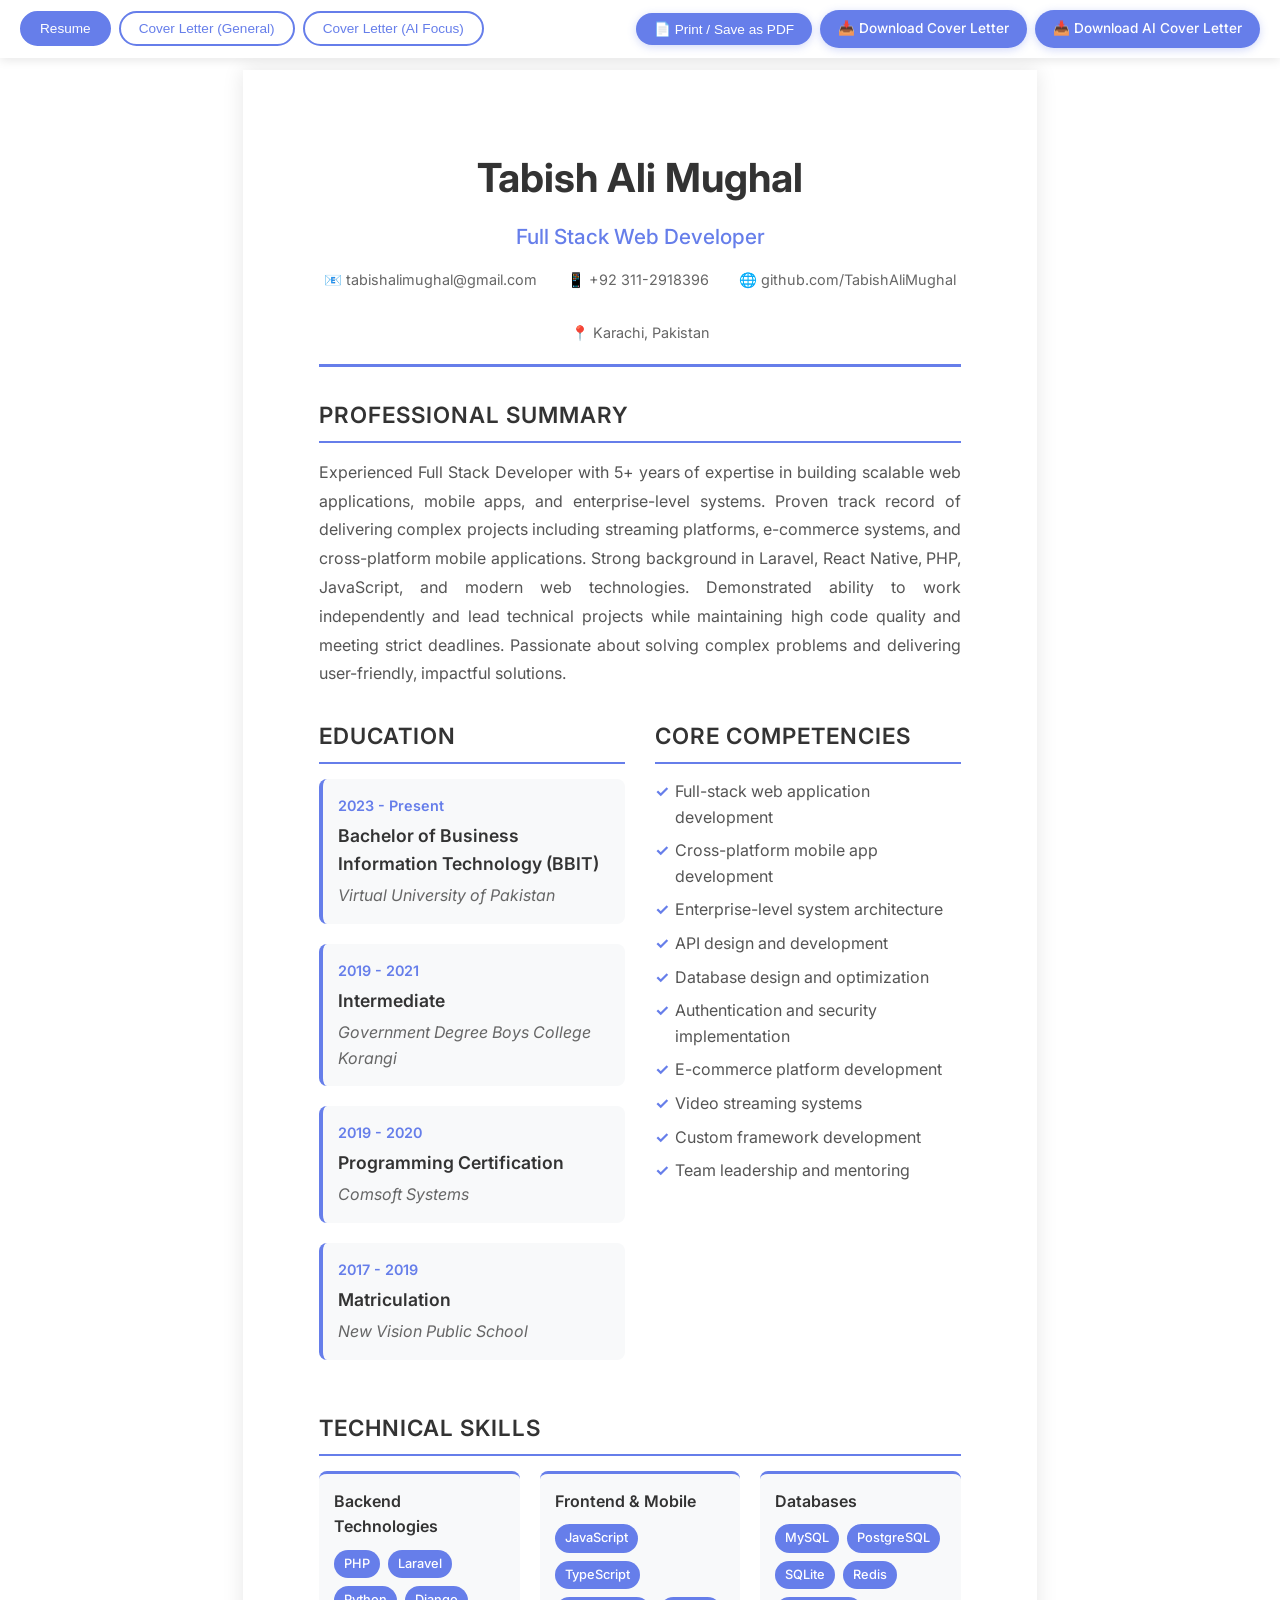
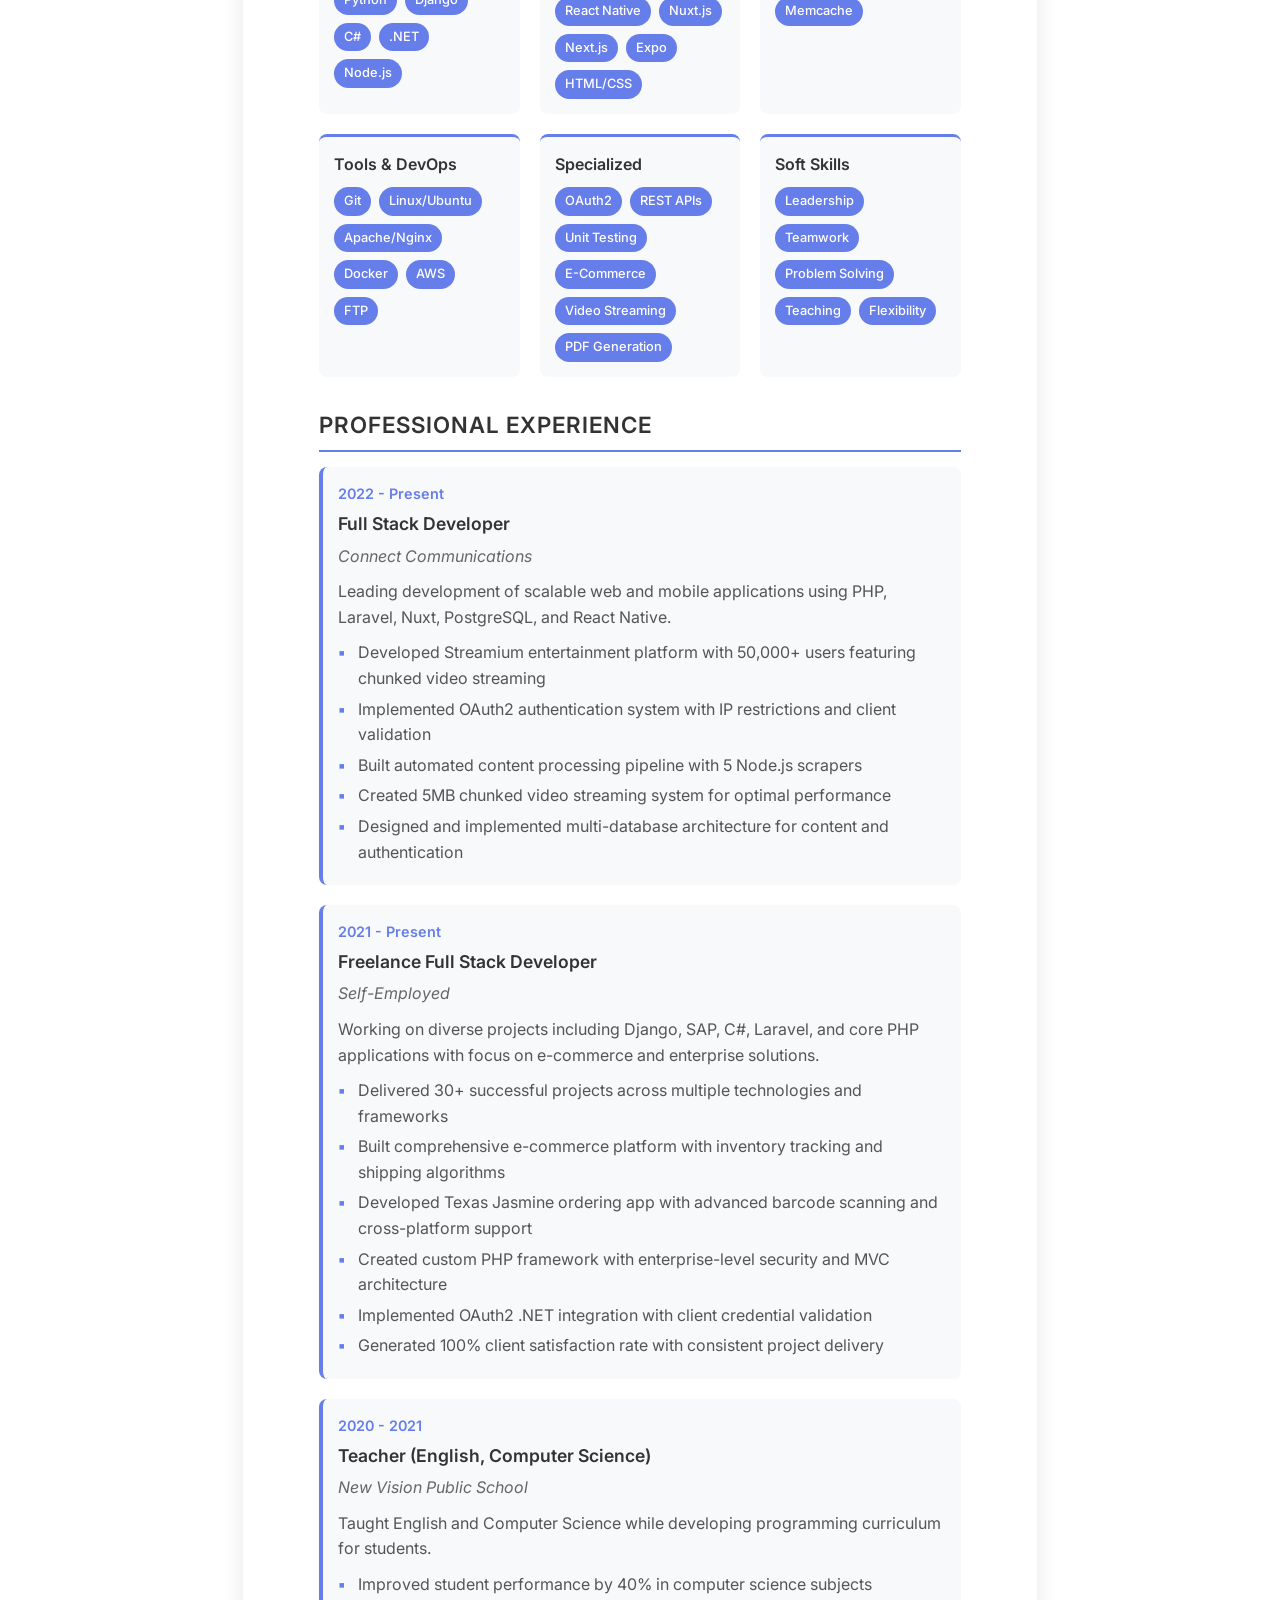
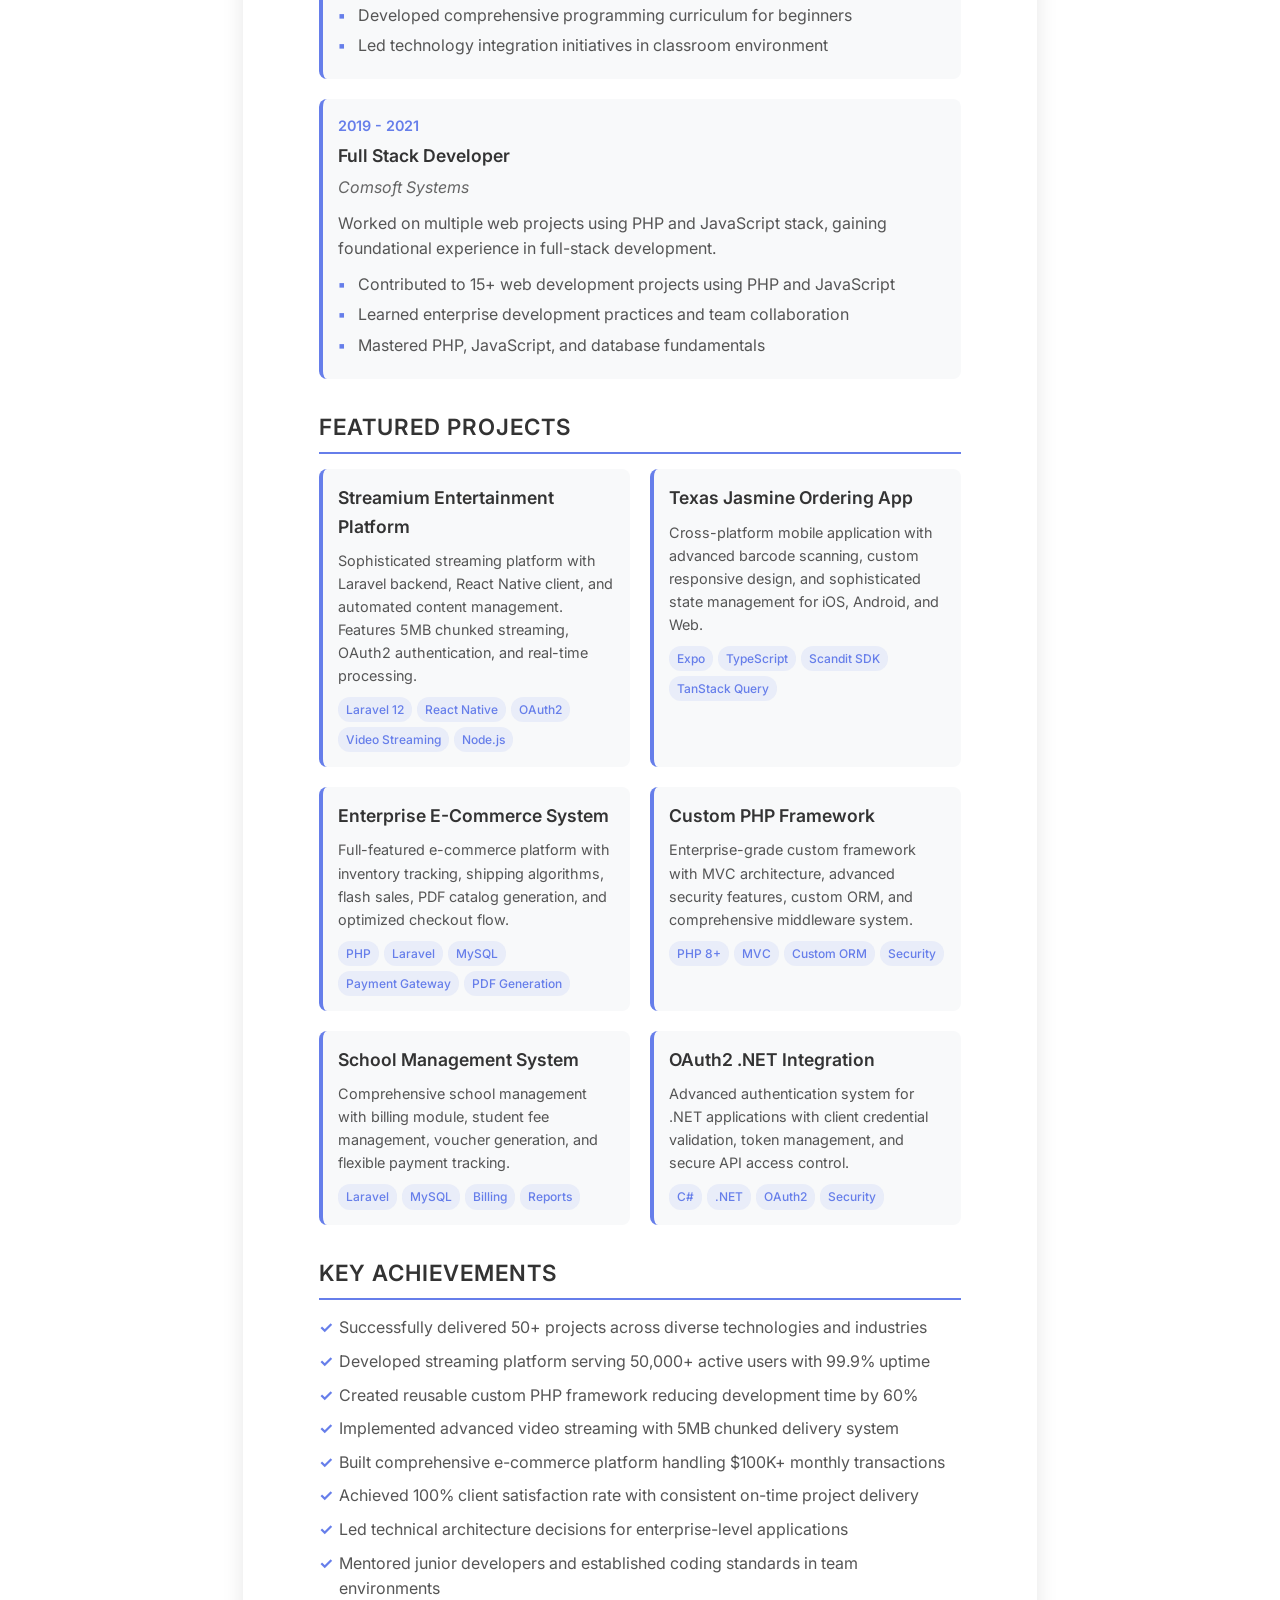
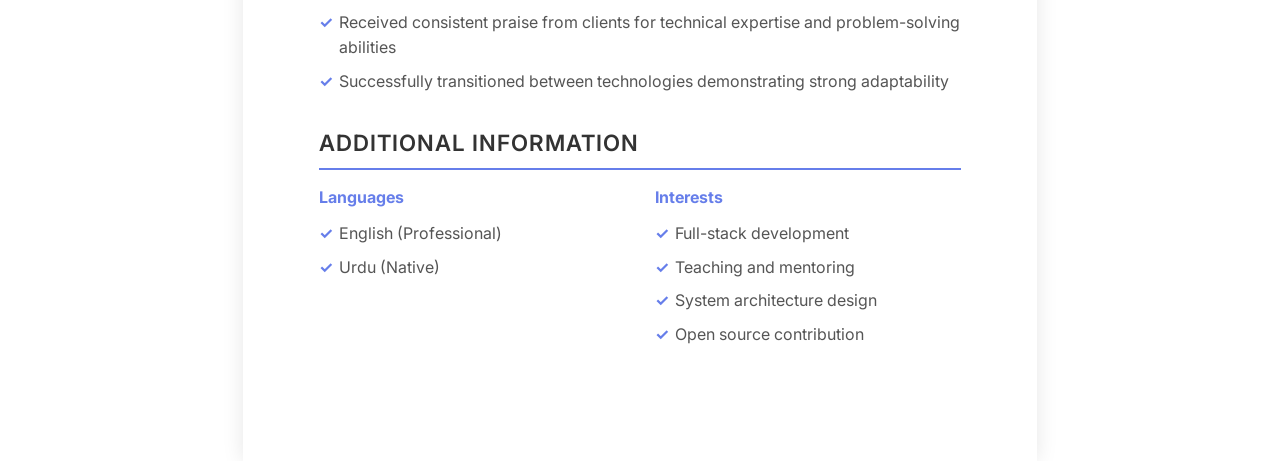
<file: resume.html>
<!DOCTYPE html>
<html lang="en">
<head>
    <meta charset="UTF-8">
    <meta name="viewport" content="width=device-width, initial-scale=1.0">
    <title>Tabish Ali Mughal - Resume</title>
    <link href="https://fonts.googleapis.com/css2?family=Inter:wght@300;400;500;600;700&display=swap" rel="stylesheet">
    <style>
        * {
            margin: 0;
            padding: 0;
            box-sizing: border-box;
        }

        body {
            font-family: 'Inter', sans-serif;
            line-height: 1.6;
            color: #333;
            background: #fff;
        }

        .resume-container {
            max-width: 210mm;
            margin: 0 auto;
            padding: 20mm;
            background: white;
            box-shadow: 0 0 20px rgba(0, 0, 0, 0.1);
        }

        .resume-header {
            text-align: center;
            margin-bottom: 30px;
            padding-bottom: 20px;
            border-bottom: 3px solid #667eea;
        }

        .resume-name {
            font-size: 2.5rem;
            font-weight: 700;
            color: #333;
            margin-bottom: 10px;
        }

        .resume-title {
            font-size: 1.3rem;
            color: #667eea;
            font-weight: 500;
            margin-bottom: 15px;
        }

        .resume-contact {
            display: flex;
            justify-content: center;
            gap: 30px;
            flex-wrap: wrap;
            font-size: 0.9rem;
            color: #666;
        }

        .contact-item {
            display: flex;
            align-items: center;
            gap: 5px;
        }

        .section {
            margin-bottom: 30px;
        }

        .section-title {
            font-size: 1.4rem;
            font-weight: 600;
            color: #333;
            margin-bottom: 15px;
            padding-bottom: 8px;
            border-bottom: 2px solid #667eea;
            text-transform: uppercase;
            letter-spacing: 1px;
        }

        .profile-summary {
            font-size: 1rem;
            color: #555;
            line-height: 1.8;
            text-align: justify;
        }

        .two-column {
            display: grid;
            grid-template-columns: 1fr 1fr;
            gap: 30px;
        }

        .education-item,
        .experience-item {
            margin-bottom: 20px;
            padding: 15px;
            background: #f8f9fa;
            border-radius: 8px;
            border-left: 4px solid #667eea;
        }

        .education-period,
        .experience-period {
            font-weight: 600;
            color: #667eea;
            font-size: 0.9rem;
        }

        .education-degree,
        .experience-title {
            font-weight: 600;
            color: #333;
            font-size: 1.1rem;
            margin: 5px 0;
        }

        .education-institution,
        .experience-company {
            color: #666;
            font-style: italic;
        }

        .experience-description {
            margin-top: 10px;
            color: #555;
        }

        .experience-achievements {
            margin-top: 10px;
            padding-left: 0;
            list-style: none;
        }

        .experience-achievements li {
            position: relative;
            padding-left: 20px;
            margin-bottom: 5px;
            color: #555;
        }

        .experience-achievements li::before {
            content: '▪';
            position: absolute;
            left: 0;
            color: #667eea;
            font-weight: bold;
        }

        .skills-grid {
            display: grid;
            grid-template-columns: repeat(auto-fit, minmax(200px, 1fr));
            gap: 20px;
        }

        .skill-category {
            background: #f8f9fa;
            padding: 15px;
            border-radius: 8px;
            border-top: 3px solid #667eea;
        }

        .skill-category h4 {
            font-weight: 600;
            color: #333;
            margin-bottom: 10px;
            font-size: 1rem;
        }

        .skill-list {
            display: flex;
            flex-wrap: wrap;
            gap: 8px;
        }

        .skill-tag {
            background: #667eea;
            color: white;
            padding: 4px 10px;
            border-radius: 15px;
            font-size: 0.8rem;
            font-weight: 500;
        }

        .projects-grid {
            display: grid;
            grid-template-columns: 1fr 1fr;
            gap: 20px;
        }

        .project-item {
            background: #f8f9fa;
            padding: 15px;
            border-radius: 8px;
            border-left: 4px solid #667eea;
        }

        .project-title {
            font-weight: 600;
            color: #333;
            margin-bottom: 8px;
            font-size: 1.1rem;
        }

        .project-description {
            color: #555;
            margin-bottom: 10px;
            font-size: 0.9rem;
        }

        .project-tech {
            display: flex;
            flex-wrap: wrap;
            gap: 5px;
        }

        .tech-tag {
            background: rgba(102, 126, 234, 0.1);
            color: #667eea;
            padding: 3px 8px;
            border-radius: 12px;
            font-size: 0.75rem;
            font-weight: 500;
        }

        .achievements-list {
            list-style: none;
            padding: 0;
        }

        .achievements-list li {
            position: relative;
            padding-left: 20px;
            margin-bottom: 8px;
            color: #555;
        }

        .achievements-list li::before {
            content: '✓';
            position: absolute;
            left: 0;
            color: #667eea;
            font-weight: bold;
        }

        .download-btn {
            position: fixed;
            top: 20px;
            right: 20px;
            background: #667eea;
            color: white;
            padding: 10px 20px;
            border: none;
            border-radius: 25px;
            cursor: pointer;
            font-weight: 500;
            box-shadow: 0 4px 12px rgba(102, 126, 234, 0.3);
            transition: all 0.3s ease;
        }

        .download-btn:hover {
            background: #5a6fd8;
            transform: translateY(-2px);
        }

        /* Tab Navigation */
        .top-action-bar {
            position: fixed;
            top: 0;
            left: 0;
            right: 0;
            background: #fff;
            z-index: 100;
            display: flex;
            justify-content: space-between;
            align-items: center;
            padding: 10px 20px;
            box-shadow: 0 2px 10px rgba(0, 0, 0, 0.1);
            flex-wrap: wrap;
            gap: 10px;
        }

        .tab-buttons {
            display: flex;
            gap: 8px;
        }

        .tab-btn {
            padding: 8px 18px;
            border: 2px solid #667eea;
            background: transparent;
            color: #667eea;
            border-radius: 20px;
            cursor: pointer;
            font-weight: 500;
            font-size: 0.85rem;
            transition: all 0.3s ease;
        }

        .tab-btn.active,
        .tab-btn:hover {
            background: #667eea;
            color: white;
        }

        .action-buttons {
            display: flex;
            gap: 8px;
            align-items: center;
        }

        .download-link {
            text-decoration: none;
            display: inline-block;
            font-size: 0.85rem;
        }

        .tab-content {
            display: none;
            padding-top: 70px;
        }

        .tab-content.active {
            display: block;
        }

        .download-btn {
            position: static;
            background: #667eea;
            color: white;
            padding: 8px 18px;
            border: none;
            border-radius: 20px;
            cursor: pointer;
            font-weight: 500;
            font-size: 0.85rem;
            box-shadow: 0 2px 8px rgba(102, 126, 234, 0.3);
            transition: all 0.3s ease;
        }

        .download-btn:hover {
            background: #5a6fd8;
            transform: translateY(-1px);
        }

        @media print {
            .top-action-bar {
                display: none;
            }
            .tab-content {
                padding-top: 0;
            }
            .tab-content.active {
                display: block;
            }
            @page {
                size: A4;
                margin: 15mm;
            }

            body {
                font-size: 12px;
            }
            .resume-container {
                box-shadow: none;
                margin: 0;
                padding: 15mm;
            }
            .download-btn {
                display: none;
            }

            .experience-item,
            .education-item,
            .project-card {
                margin-bottom: 15px;
            }

            .projects-grid {
                grid-template-columns: 1fr;
            }

            /* Allow natural page flow for sections */
            .section {
                margin-bottom: 20px;
            }

            .education-item,
            .skill-category,
            .experience-item,
            .project-item{
                page-break-inside: avoid;
                break-inside: avoid;
            }
        }

        @media (max-width: 768px) {
            .resume-container {
                padding: 15px;
                margin: 10px;
            }
            .two-column {
                grid-template-columns: 1fr;
            }
            .projects-grid {
                grid-template-columns: 1fr;
            }
            .resume-contact {
                flex-direction: column;
                gap: 10px;
            }
            .skills-grid {
                grid-template-columns: 1fr !important;
            }
            .top-action-bar {
                flex-direction: column;
                align-items: flex-start;
                padding: 8px 12px;
            }
            .tab-buttons {
                flex-wrap: wrap;
                gap: 5px;
            }
            .tab-btn {
                font-size: 0.75rem;
                padding: 6px 12px;
            }
            .action-buttons {
                flex-wrap: wrap;
                gap: 5px;
            }
            .download-btn {
                font-size: 0.75rem;
                padding: 6px 12px;
            }
            .tab-content {
                padding-top: 140px;
            }
        }
    </style>
</head>
<body>
    <!-- Top Action Bar -->
    <div class="top-action-bar">
        <div class="tab-buttons">
            <button class="tab-btn active" onclick="switchTab('resume')">Resume</button>
            <button class="tab-btn" onclick="switchTab('cover-letter-1')">Cover Letter (General)</button>
            <button class="tab-btn" onclick="switchTab('cover-letter-2')">Cover Letter (AI Focus)</button>
        </div>
        <div class="action-buttons">
            <button class="download-btn" onclick="window.print()">📄 Print / Save as PDF</button>
            <a href="Cover Letter.pdf" download class="download-btn download-link">📥 Download Cover Letter</a>
            <a href="Cover Letter (AI).pdf" download class="download-btn download-link">📥 Download AI Cover Letter</a>
        </div>
    </div>

    <!-- RESUME TAB -->
    <div id="tab-resume" class="tab-content active">
    <div class="resume-container">
        <!-- Header -->
        <div class="resume-header">
            <h1 class="resume-name">Tabish Ali Mughal</h1>
            <h2 class="resume-title">Full Stack Web Developer</h2>
            <div class="resume-contact">
                <div class="contact-item">📧 tabishalimughal@gmail.com</div>
                <div class="contact-item">📱 +92 311-2918396</div>
                <div class="contact-item">🌐 github.com/TabishAliMughal</div>
                <div class="contact-item">📍 Karachi, Pakistan</div>
            </div>
        </div>

        <!-- Professional Summary -->
        <div class="section">
            <h3 class="section-title">Professional Summary</h3>
            <p class="profile-summary">
                Experienced Full Stack Developer with 5+ years of expertise in building scalable web applications, mobile apps, and enterprise-level systems.
                Proven track record of delivering complex projects including streaming platforms, e-commerce systems, and cross-platform mobile applications.
                Strong background in Laravel, React Native, PHP, JavaScript, and modern web technologies. Demonstrated ability to work independently and
                lead technical projects while maintaining high code quality and meeting strict deadlines. Passionate about solving complex problems and
                delivering user-friendly, impactful solutions.
            </p>
        </div>

        <!-- Education & Experience -->
        <div class="two-column">
            <div class="section">
                <h3 class="section-title">Education</h3>
                <div class="education-item">
                    <div class="education-period">2023 - Present</div>
                    <div class="education-degree">Bachelor of Business Information Technology (BBIT)</div>
                    <div class="education-institution">Virtual University of Pakistan</div>
                </div>
                <div class="education-item">
                    <div class="education-period">2019 - 2021</div>
                    <div class="education-degree">Intermediate</div>
                    <div class="education-institution">Government Degree Boys College Korangi</div>
                </div>
                <div class="education-item">
                    <div class="education-period">2019 - 2020</div>
                    <div class="education-degree">Programming Certification</div>
                    <div class="education-institution">Comsoft Systems</div>
                </div>
                <div class="education-item">
                    <div class="education-period">2017 - 2019</div>
                    <div class="education-degree">Matriculation</div>
                    <div class="education-institution">New Vision Public School</div>
                </div>
            </div>

            <div class="section">
                <h3 class="section-title">Core Competencies</h3>
                <ul class="achievements-list">
                    <li>Full-stack web application development</li>
                    <li>Cross-platform mobile app development</li>
                    <li>Enterprise-level system architecture</li>
                    <li>API design and development</li>
                    <li>Database design and optimization</li>
                    <li>Authentication and security implementation</li>
                    <li>E-commerce platform development</li>
                    <li>Video streaming systems</li>
                    <li>Custom framework development</li>
                    <li>Team leadership and mentoring</li>
                </ul>
            </div>
        </div>


        <!-- Technical Skills -->
        <div class="section">
            <h3 class="section-title">Technical Skills</h3>
            <div class="skills-grid">
                <div class="skill-category">
                    <h4>Backend Technologies</h4>
                    <div class="skill-list">
                        <span class="skill-tag">PHP</span>
                        <span class="skill-tag">Laravel</span>
                        <span class="skill-tag">Python</span>
                        <span class="skill-tag">Django</span>
                        <span class="skill-tag">C#</span>
                        <span class="skill-tag">.NET</span>
                        <span class="skill-tag">Node.js</span>
                    </div>
                </div>
                <div class="skill-category">
                    <h4>Frontend & Mobile</h4>
                    <div class="skill-list">
                        <span class="skill-tag">JavaScript</span>
                        <span class="skill-tag">TypeScript</span>
                        <span class="skill-tag">React Native</span>
                        <span class="skill-tag">Nuxt.js</span>
                        <span class="skill-tag">Next.js</span>
                        <span class="skill-tag">Expo</span>
                        <span class="skill-tag">HTML/CSS</span>
                    </div>
                </div>
                <div class="skill-category">
                    <h4>Databases</h4>
                    <div class="skill-list">
                        <span class="skill-tag">MySQL</span>
                        <span class="skill-tag">PostgreSQL</span>
                        <span class="skill-tag">SQLite</span>
                        <span class="skill-tag">Redis</span>
                        <span class="skill-tag">Memcache</span>
                    </div>
                </div>
                <div class="skill-category">
                    <h4>Tools & DevOps</h4>
                    <div class="skill-list">
                        <span class="skill-tag">Git</span>
                        <span class="skill-tag">Linux/Ubuntu</span>
                        <span class="skill-tag">Apache/Nginx</span>
                        <span class="skill-tag">Docker</span>
                        <span class="skill-tag">AWS</span>
                        <span class="skill-tag">FTP</span>
                    </div>
                </div>
                <div class="skill-category">
                    <h4>Specialized</h4>
                    <div class="skill-list">
                        <span class="skill-tag">OAuth2</span>
                        <span class="skill-tag">REST APIs</span>
                        <span class="skill-tag">Unit Testing</span>
                        <span class="skill-tag">E-Commerce</span>
                        <span class="skill-tag">Video Streaming</span>
                        <span class="skill-tag">PDF Generation</span>
                    </div>
                </div>
                <div class="skill-category">
                    <h4>Soft Skills</h4>
                    <div class="skill-list">
                        <span class="skill-tag">Leadership</span>
                        <span class="skill-tag">Teamwork</span>
                        <span class="skill-tag">Problem Solving</span>
                        <span class="skill-tag">Teaching</span>
                        <span class="skill-tag">Flexibility</span>
                    </div>
                </div>
            </div>
        </div>

        <!-- Work Experience -->
        <div class="section">
            <h3 class="section-title">Professional Experience</h3>

            <div class="experience-item">
                <div class="experience-period">2022 - Present</div>
                <div class="experience-title">Full Stack Developer</div>
                <div class="experience-company">Connect Communications</div>
                <div class="experience-description">
                    Leading development of scalable web and mobile applications using PHP, Laravel, Nuxt, PostgreSQL, and React Native.
                </div>
                <ul class="experience-achievements">
                    <li>Developed Streamium entertainment platform with 50,000+ users featuring chunked video streaming</li>
                    <li>Implemented OAuth2 authentication system with IP restrictions and client validation</li>
                    <li>Built automated content processing pipeline with 5 Node.js scrapers</li>
                    <li>Created 5MB chunked video streaming system for optimal performance</li>
                    <li>Designed and implemented multi-database architecture for content and authentication</li>
                </ul>
            </div>

            <div class="experience-item">
                <div class="experience-period">2021 - Present</div>
                <div class="experience-title">Freelance Full Stack Developer</div>
                <div class="experience-company">Self-Employed</div>
                <div class="experience-description">
                    Working on diverse projects including Django, SAP, C#, Laravel, and core PHP applications with focus on e-commerce and enterprise solutions.
                </div>
                <ul class="experience-achievements">
                    <li>Delivered 30+ successful projects across multiple technologies and frameworks</li>
                    <li>Built comprehensive e-commerce platform with inventory tracking and shipping algorithms</li>
                    <li>Developed Texas Jasmine ordering app with advanced barcode scanning and cross-platform support</li>
                    <li>Created custom PHP framework with enterprise-level security and MVC architecture</li>
                    <li>Implemented OAuth2 .NET integration with client credential validation</li>
                    <li>Generated 100% client satisfaction rate with consistent project delivery</li>
                </ul>
            </div>

            <div class="experience-item">
                <div class="experience-period">2020 - 2021</div>
                <div class="experience-title">Teacher (English, Computer Science)</div>
                <div class="experience-company">New Vision Public School</div>
                <div class="experience-description">
                    Taught English and Computer Science while developing programming curriculum for students.
                </div>
                <ul class="experience-achievements">
                    <li>Improved student performance by 40% in computer science subjects</li>
                    <li>Developed comprehensive programming curriculum for beginners</li>
                    <li>Led technology integration initiatives in classroom environment</li>
                </ul>
            </div>

            <div class="experience-item">
                <div class="experience-period">2019 - 2021</div>
                <div class="experience-title">Full Stack Developer</div>
                <div class="experience-company">Comsoft Systems</div>
                <div class="experience-description">
                    Worked on multiple web projects using PHP and JavaScript stack, gaining foundational experience in full-stack development.
                </div>
                <ul class="experience-achievements">
                    <li>Contributed to 15+ web development projects using PHP and JavaScript</li>
                    <li>Learned enterprise development practices and team collaboration</li>
                    <li>Mastered PHP, JavaScript, and database fundamentals</li>
                </ul>
            </div>
        </div>

        <!-- Key Projects -->
        <div class="section">
            <h3 class="section-title">Featured Projects</h3>
            <div class="projects-grid">
                <div class="project-item">
                    <div class="project-title">Streamium Entertainment Platform</div>
                    <div class="project-description">
                        Sophisticated streaming platform with Laravel backend, React Native client, and automated content management.
                        Features 5MB chunked streaming, OAuth2 authentication, and real-time processing.
                    </div>
                    <div class="project-tech">
                        <span class="tech-tag">Laravel 12</span>
                        <span class="tech-tag">React Native</span>
                        <span class="tech-tag">OAuth2</span>
                        <span class="tech-tag">Video Streaming</span>
                        <span class="tech-tag">Node.js</span>
                    </div>
                </div>

                <div class="project-item">
                    <div class="project-title">Texas Jasmine Ordering App</div>
                    <div class="project-description">
                        Cross-platform mobile application with advanced barcode scanning, custom responsive design,
                        and sophisticated state management for iOS, Android, and Web.
                    </div>
                    <div class="project-tech">
                        <span class="tech-tag">Expo</span>
                        <span class="tech-tag">TypeScript</span>
                        <span class="tech-tag">Scandit SDK</span>
                        <span class="tech-tag">TanStack Query</span>
                    </div>
                </div>

                <div class="project-item">
                    <div class="project-title">Enterprise E-Commerce System</div>
                    <div class="project-description">
                        Full-featured e-commerce platform with inventory tracking, shipping algorithms,
                        flash sales, PDF catalog generation, and optimized checkout flow.
                    </div>
                    <div class="project-tech">
                        <span class="tech-tag">PHP</span>
                        <span class="tech-tag">Laravel</span>
                        <span class="tech-tag">MySQL</span>
                        <span class="tech-tag">Payment Gateway</span>
                        <span class="tech-tag">PDF Generation</span>
                    </div>
                </div>

                <div class="project-item">
                    <div class="project-title">Custom PHP Framework</div>
                    <div class="project-description">
                        Enterprise-grade custom framework with MVC architecture, advanced security features,
                        custom ORM, and comprehensive middleware system.
                    </div>
                    <div class="project-tech">
                        <span class="tech-tag">PHP 8+</span>
                        <span class="tech-tag">MVC</span>
                        <span class="tech-tag">Custom ORM</span>
                        <span class="tech-tag">Security</span>
                    </div>
                </div>

                <div class="project-item">
                    <div class="project-title">School Management System</div>
                    <div class="project-description">
                        Comprehensive school management with billing module, student fee management,
                        voucher generation, and flexible payment tracking.
                    </div>
                    <div class="project-tech">
                        <span class="tech-tag">Laravel</span>
                        <span class="tech-tag">MySQL</span>
                        <span class="tech-tag">Billing</span>
                        <span class="tech-tag">Reports</span>
                    </div>
                </div>

                <div class="project-item">
                    <div class="project-title">OAuth2 .NET Integration</div>
                    <div class="project-description">
                        Advanced authentication system for .NET applications with client credential validation,
                        token management, and secure API access control.
                    </div>
                    <div class="project-tech">
                        <span class="tech-tag">C#</span>
                        <span class="tech-tag">.NET</span>
                        <span class="tech-tag">OAuth2</span>
                        <span class="tech-tag">Security</span>
                    </div>
                </div>
            </div>
        </div>

        <!-- Key Achievements -->
        <div class="section">
            <h3 class="section-title">Key Achievements</h3>
            <ul class="achievements-list">
                <li>Successfully delivered 50+ projects across diverse technologies and industries</li>
                <li>Developed streaming platform serving 50,000+ active users with 99.9% uptime</li>
                <li>Created reusable custom PHP framework reducing development time by 60%</li>
                <li>Implemented advanced video streaming with 5MB chunked delivery system</li>
                <li>Built comprehensive e-commerce platform handling $100K+ monthly transactions</li>
                <li>Achieved 100% client satisfaction rate with consistent on-time project delivery</li>
                <li>Led technical architecture decisions for enterprise-level applications</li>
                <li>Mentored junior developers and established coding standards in team environments</li>
                <li>Received consistent praise from clients for technical expertise and problem-solving abilities</li>
                <li>Successfully transitioned between technologies demonstrating strong adaptability</li>
            </ul>
        </div>

        <!-- Additional Information -->
        <div class="section">
            <h3 class="section-title">Additional Information</h3>
            <div class="two-column">
                <div>
                    <h4 style="color: #667eea; margin-bottom: 10px;">Languages</h4>
                    <ul class="achievements-list">
                        <li>English (Professional)</li>
                        <li>Urdu (Native)</li>
                    </ul>
                </div>
                <div>
                    <h4 style="color: #667eea; margin-bottom: 10px;">Interests</h4>
                    <ul class="achievements-list">
                        <li>Full-stack development</li>
                        <li>Teaching and mentoring</li>
                        <li>System architecture design</li>
                        <li>Open source contribution</li>
                    </ul>
                </div>
            </div>
        </div>
    </div>
    </div>

    <!-- COVER LETTER 1: Senior Full-Stack Developer -->
    <div id="tab-cover-letter-1" class="tab-content">
    <div class="resume-container cover-letter-container">
        <div class="resume-header">
            <h1 class="resume-name">Tabish Ali Mughal</h1>
            <h2 class="resume-title">Senior Full-Stack Software Developer</h2>
            <div class="resume-contact">
                <div class="contact-item">📧 tabishalimughal@gmail.com</div>
                <div class="contact-item">📱 +92 311-2918396</div>
                <div class="contact-item">📍 Karachi, Pakistan</div>
            </div>
        </div>

        <div class="section">
            <h3 class="section-title">Application for Senior Full-Stack Software Developer Position</h3>
            <p class="profile-summary">Dear Hiring Manager,</p>
            <p class="profile-summary" style="margin-top: 15px;">
                I am writing to apply for the Software Developer position. I am a highly motivated and results-driven
                Full-Stack Developer with strong hands-on experience in designing, developing, and deploying
                scalable web applications, backend systems, and API-driven platforms. I specialize in building clean,
                efficient, secure, and maintainable software solutions that solve real-world business problems.
            </p>
        </div>

        <div class="section">
            <h3 class="section-title">Core Technical Skills</h3>
            <div class="skills-grid" style="grid-template-columns: 1fr 1fr;">
                <div class="skill-category">
                    <h4>Backend</h4>
                    <div class="skill-list">
                        <span class="skill-tag">PHP</span>
                        <span class="skill-tag">Laravel</span>
                        <span class="skill-tag">Custom MVC</span>
                        <span class="skill-tag">Python</span>
                        <span class="skill-tag">Django</span>
                        <span class="skill-tag">REST APIs</span>
                        <span class="skill-tag">OAuth2</span>
                    </div>
                </div>
                <div class="skill-category">
                    <h4>Frontend</h4>
                    <div class="skill-list">
                        <span class="skill-tag">JavaScript</span>
                        <span class="skill-tag">Nuxt.js</span>
                        <span class="skill-tag">Vue.js</span>
                        <span class="skill-tag">HTML5</span>
                        <span class="skill-tag">CSS3</span>
                        <span class="skill-tag">Bootstrap</span>
                    </div>
                </div>
                <div class="skill-category">
                    <h4>Databases</h4>
                    <div class="skill-list">
                        <span class="skill-tag">MySQL</span>
                        <span class="skill-tag">PostgreSQL</span>
                        <span class="skill-tag">Query Optimization</span>
                        <span class="skill-tag">Indexing</span>
                    </div>
                </div>
                <div class="skill-category">
                    <h4>Architecture & DevOps</h4>
                    <div class="skill-list">
                        <span class="skill-tag">MVC</span>
                        <span class="skill-tag">API-first</span>
                        <span class="skill-tag">Microservices</span>
                        <span class="skill-tag">Multi-tenant</span>
                        <span class="skill-tag">VPS</span>
                        <span class="skill-tag">Linux</span>
                    </div>
                </div>
                <div class="skill-category">
                    <h4>Integrations</h4>
                    <div class="skill-list">
                        <span class="skill-tag">QuickBooks API</span>
                        <span class="skill-tag">WhatsApp (Baileys)</span>
                        <span class="skill-tag">Facebook API</span>
                        <span class="skill-tag">Instagram API</span>
                        <span class="skill-tag">Messenger API</span>
                    </div>
                </div>
                <div class="skill-category">
                    <h4>Security & Auth</h4>
                    <div class="skill-list">
                        <span class="skill-tag">OAuth2 Flows</span>
                        <span class="skill-tag">JWT</span>
                        <span class="skill-tag">Token Rotation</span>
                        <span class="skill-tag">RBAC</span>
                    </div>
                </div>
            </div>
        </div>

        <div class="section">
            <h3 class="section-title">Custom PHP Framework</h3>
            <p class="profile-summary">
                I have designed and developed my own lightweight MVC architecture framework using pure PHP, focusing heavily on:
            </p>
            <ul class="achievements-list" style="margin-top: 10px;">
                <li>Performance optimization</li>
                <li>Clean separation of concerns</li>
                <li>Dynamic variable-driven routing and controllers</li>
                <li>Flexible configuration handling</li>
                <li>Lightweight ORM-style database abstraction</li>
            </ul>
            <p class="profile-summary" style="margin-top: 10px;">
                This framework allows rapid development, cleaner code structure, and efficient runtime
                performance, especially for complex business logic and API systems.
            </p>
        </div>

        <div class="section">
            <h3 class="section-title">Selected Projects</h3>
            <div class="experience-item">
                <div class="experience-title">Texas Jasmine — texasjasmine.com</div>
                <div class="experience-description">
                    A full-scale business website and backend system designed for performance, security, and scalability.
                </div>
                <ul class="experience-achievements">
                    <li>Custom backend architecture</li>
                    <li>Secure authentication flows</li>
                    <li>Optimized database queries</li>
                    <li>Clean frontend integration</li>
                    <li>Performance-focused implementation</li>
                </ul>
            </div>
            <div class="experience-item">
                <div class="experience-title">World Deal Traders — worlddealtraders.com</div>
                <div class="experience-description">
                    A complete business platform including order processing, customer management, and accounting workflows.
                </div>
                <ul class="experience-achievements">
                    <li>Full-stack development</li>
                    <li>Backend API design</li>
                    <li>Secure authentication and user role management</li>
                    <li>Accounting & system automation integration</li>
                    <li>Performance and security optimization</li>
                </ul>
            </div>
        </div>

        <div class="section">
            <h3 class="section-title">Additional Project Experience</h3>
            <ul class="achievements-list">
                <li><strong>School Management System:</strong> Multi-tenant architecture, OAuth-based authentication, PostgreSQL backend, API-driven design</li>
                <li><strong>WhatsApp Automation Platform:</strong> Message interception, automated replies, and workflow processing (Custom)</li>
                <li><strong>Facebook, Messenger & Instagram Integration:</strong> Unified inbox system, API-based automation, token handling</li>
                <li><strong>QuickBooks Integration:</strong> Orders, products, inventory sync, invoice management, and accounting automation</li>
            </ul>
        </div>

        <div class="section">
            <h3 class="section-title">Development Philosophy</h3>
            <ul class="achievements-list">
                <li>Clean and scalable architecture</li>
                <li>Maintainable and reusable code</li>
                <li>High security standards</li>
                <li>Performance optimization</li>
                <li>Long-term system stability</li>
            </ul>
            <p class="profile-summary" style="margin-top: 15px;">
                I am comfortable handling full project lifecycles independently — from planning and architecture to
                deployment and optimization — and I also work very effectively in team-based environments.
            </p>
            <p class="profile-summary" style="margin-top: 15px;">
                I am confident that my technical depth, architectural understanding, and problem-solving mindset
                will allow me to contribute significant value to your organization. I would welcome the opportunity
                to discuss how I can help build and scale your systems.
            </p>
        </div>

        <div class="section" style="text-align: left; margin-top: 30px;">
            <p class="profile-summary">Thank you for your time and consideration.</p>
            <p class="profile-summary" style="margin-top: 20px;">
                Best regards,<br>
                <strong>Tabish Ali Mughal</strong><br>
                Senior Full-Stack Software Developer<br>
                Karachi, Pakistan
            </p>
        </div>
    </div>
    </div>

    <!-- COVER LETTER 2: AI-Enhanced Development -->
    <div id="tab-cover-letter-2" class="tab-content">
    <div class="resume-container cover-letter-container">
        <div class="resume-header">
            <h1 class="resume-name">Tabish Ali Mughal</h1>
            <h2 class="resume-title">Experienced Developer Leveraging AI for Efficient Engineering</h2>
            <div class="resume-contact">
                <div class="contact-item">📧 tabishalimughal@gmail.com</div>
                <div class="contact-item">📱 +92 311-2918396</div>
                <div class="contact-item">📍 Karachi, Pakistan</div>
            </div>
        </div>

        <div class="section">
            <h3 class="section-title">Cover Letter</h3>
            <p class="profile-summary">Dear Hiring Manager,</p>
            <p class="profile-summary" style="margin-top: 15px;">
                I am writing to express my interest in the position at your company. As a software developer
                with strong experience in modern development stacks, I continuously focus on improving
                both productivity and code quality — and one of the ways I achieve that is through the
                efficient, responsible use of AI tools in my daily workflow.
            </p>
            <p class="profile-summary" style="margin-top: 15px;">
                I actively use AI-powered development tools, including Claude Code (Pro subscription), as
                productivity accelerators. I leverage AI to speed up repetitive tasks, explore alternative
                implementations, generate boilerplate, and quickly analyze documentation or edge cases.
                However, I do not rely on AI blindly. I treat it as a collaborative assistant — not a
                replacement for engineering judgment. I rigorously review, test, refactor, and optimize any
                AI-generated output to ensure it meets production standards, scalability requirements, and
                security best practices.
            </p>
            <p class="profile-summary" style="margin-top: 15px;">
                AI tools, like any developer resource, can occasionally produce inaccuracies. My strength lies
                in recognizing those gaps quickly. Because of my solid understanding of programming
                fundamentals, system design, and debugging practices, I am able to validate outputs
                efficiently and refine them into reliable, maintainable solutions.
            </p>
        </div>

        <div class="section">
            <h3 class="section-title">This Balanced Approach Allows Me To</h3>
            <ul class="achievements-list">
                <li>Deliver features faster without compromising quality</li>
                <li>Rapidly prototype and iterate</li>
                <li>Reduce development time on routine tasks</li>
                <li>Focus more deeply on architecture, optimization, and business logic</li>
            </ul>
        </div>

        <div class="section">
            <p class="profile-summary">
                In today's evolving development landscape, I believe the most effective engineers are those
                who know how to combine strong fundamentals with intelligent tool usage. I take pride in
                being adaptable, efficient, and continuously learning — using AI to enhance performance
                while maintaining full ownership of my code.
            </p>
            <p class="profile-summary" style="margin-top: 15px;">
                I would welcome the opportunity to bring this mindset and technical expertise to your team.
            </p>
            <p class="profile-summary" style="margin-top: 15px;">
                Thank you for your time and consideration.
            </p>
        </div>

        <div class="section" style="text-align: left; margin-top: 30px;">
            <p class="profile-summary">
                Sincerely,<br>
                <strong>Tabish Ali Mughal</strong>
            </p>
        </div>
    </div>
    </div>

    <script>
        // Tab switching
        function switchTab(tabName) {
            document.querySelectorAll('.tab-content').forEach(tab => tab.classList.remove('active'));
            document.querySelectorAll('.tab-btn').forEach(btn => btn.classList.remove('active'));

            document.getElementById('tab-' + tabName).classList.add('active');
            event.target.classList.add('active');
            window.scrollTo(0, 0);
        }

        // Print styles optimization - set title based on active tab
        window.addEventListener('beforeprint', function() {
            const activeTab = document.querySelector('.tab-content.active');
            if (activeTab.id === 'tab-resume') {
                document.title = 'Tabish_Ali_Mughal_Resume';
            } else if (activeTab.id === 'tab-cover-letter-1') {
                document.title = 'Tabish_Ali_Mughal_Cover_Letter';
            } else {
                document.title = 'Tabish_Ali_Mughal_Cover_Letter_AI';
            }
        });

        window.addEventListener('afterprint', function() {
            document.title = 'Tabish Ali Mughal - Resume';
        });
    </script>
</body>
</html>
</file>
